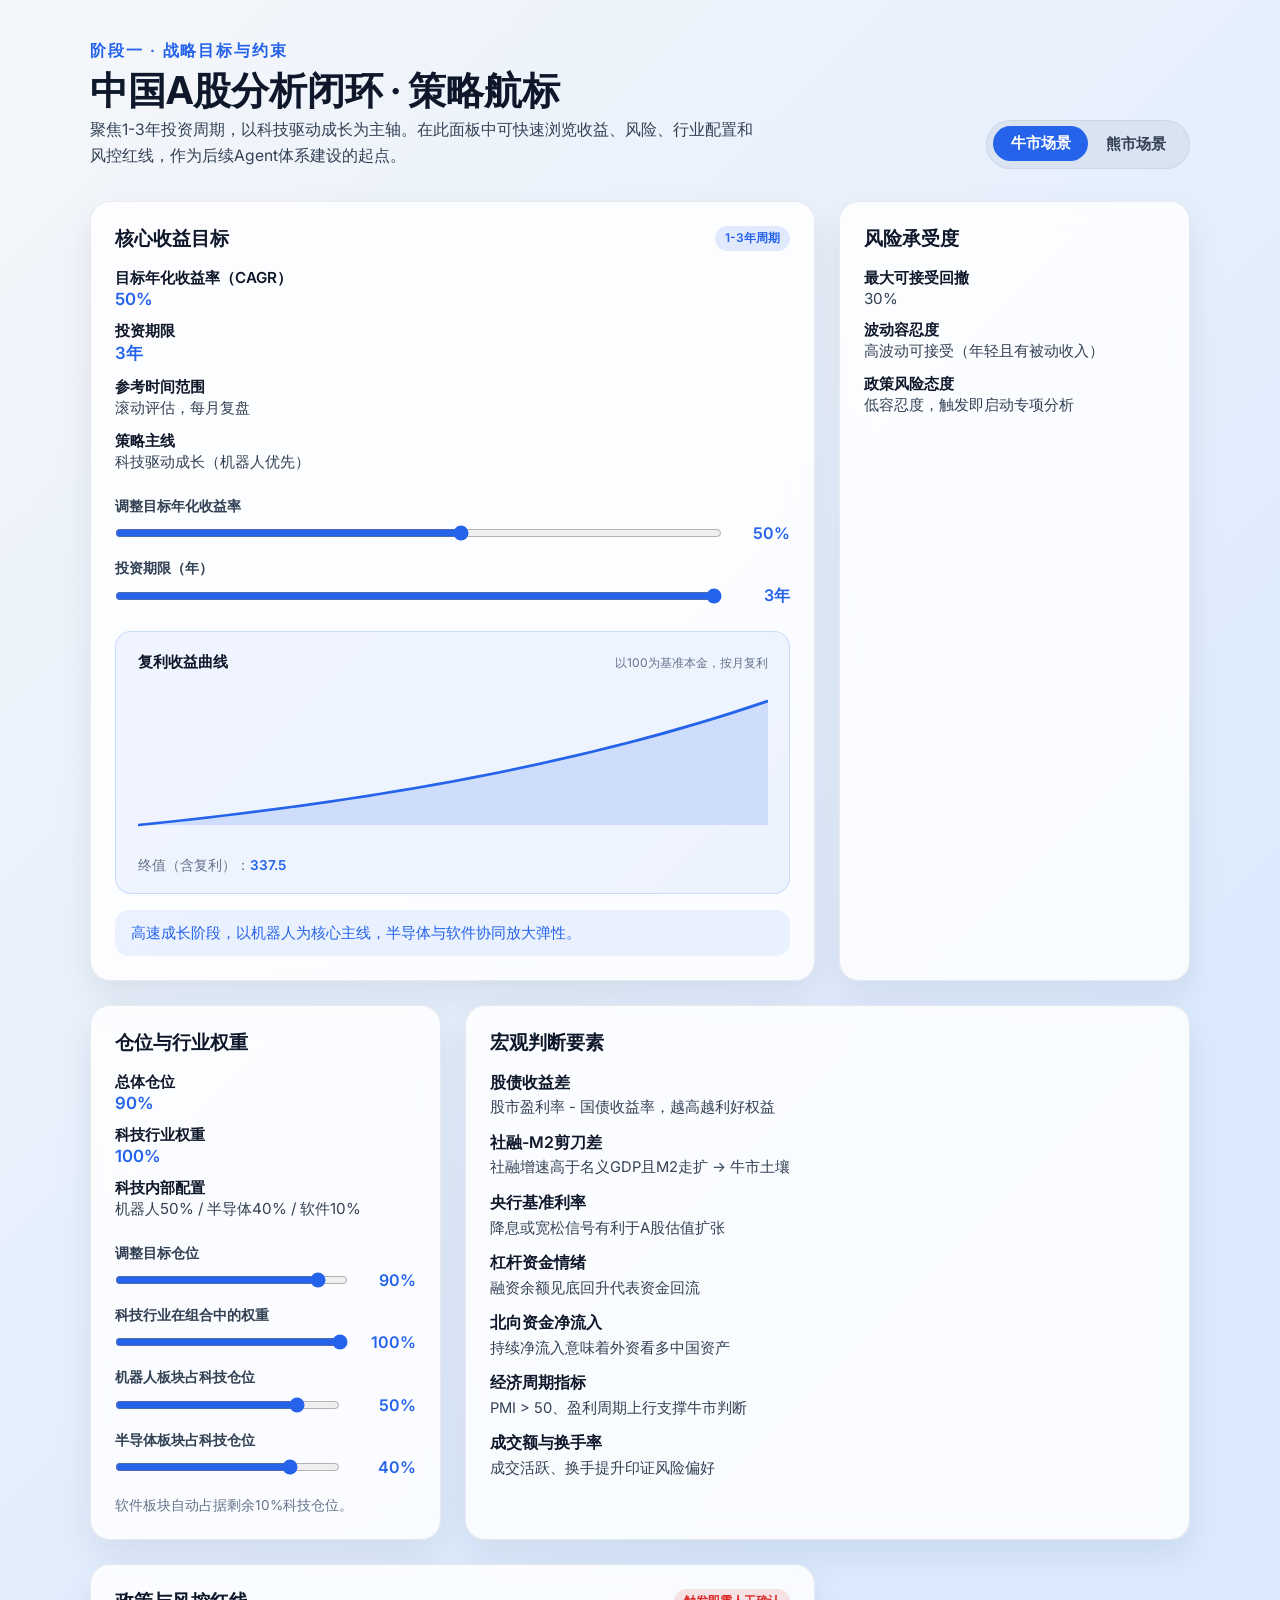
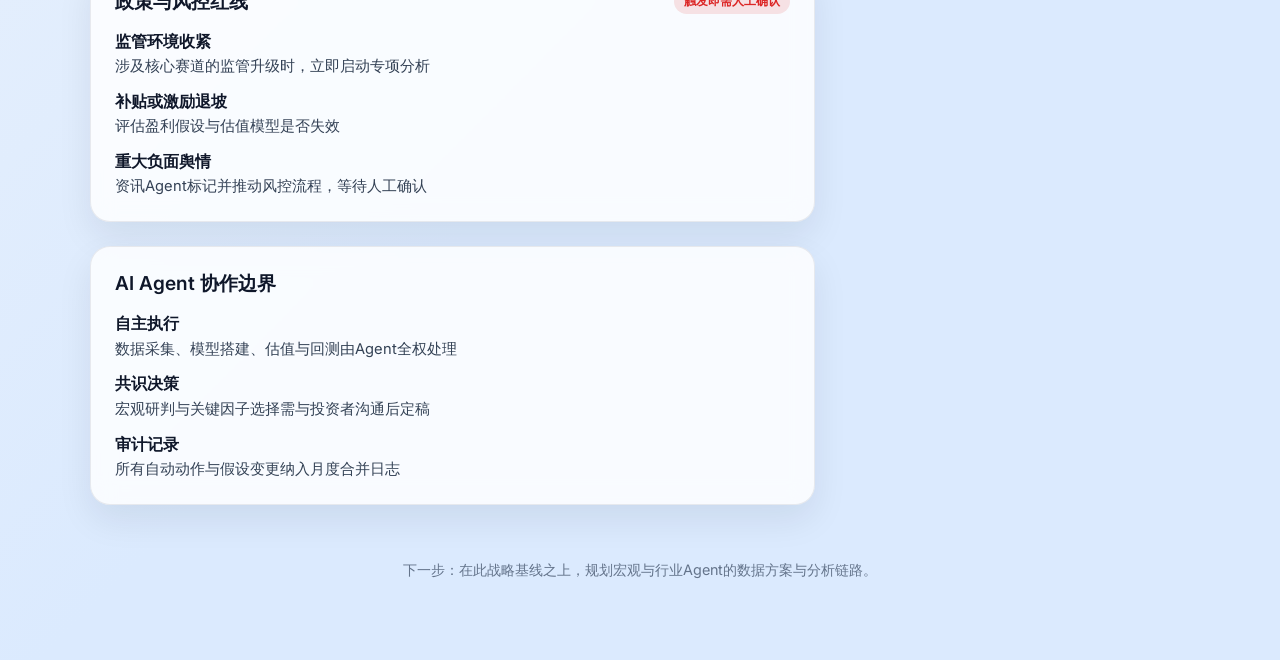
<file: index.html>
<!DOCTYPE html>
<html lang="zh-CN">
  <head>
    <meta charset="UTF-8" />
    <meta name="viewport" content="width=device-width, initial-scale=1.0" />
    <title>中国A股策略目标面板</title>
    <link rel="preconnect" href="https://fonts.googleapis.com" />
    <link rel="preconnect" href="https://fonts.gstatic.com" crossorigin />
    <link
      href="https://fonts.googleapis.com/css2?family=Inter:wght@400;500;600;700&display=swap"
      rel="stylesheet"
    />
    <link rel="stylesheet" href="styles/main.css" />
  </head>
  <body>
    <main class="layout">
      <header class="hero">
        <div>
          <p class="eyebrow">阶段一 · 战略目标与约束</p>
          <h1>中国A股分析闭环 · 策略航标</h1>
          <p class="subtitle">
            聚焦1-3年投资周期，以科技驱动成长为主轴。在此面板中可快速浏览收益、风险、行业配置和风控红线，作为后续Agent体系建设的起点。
          </p>
        </div>
        <div class="scenario-switcher" role="group" aria-label="市场情景切换">
          <button class="scenario-button is-active" data-scenario="bull">
            牛市场景
          </button>
          <button class="scenario-button" data-scenario="bear">熊市场景</button>
        </div>
      </header>

      <section class="grid">
        <article class="card span-2" id="objectives-card">
          <header class="card__header">
            <h2>核心收益目标</h2>
            <span class="tag">1-3年周期</span>
          </header>
          <div class="card__body">
            <dl class="metric-list">
              <div class="metric">
                <dt>目标年化收益率（CAGR）</dt>
                <dd><span id="target-cagr">50%</span></dd>
              </div>
              <div class="metric">
                <dt>投资期限</dt>
                <dd><span id="investment-duration-display">3年</span></dd>
              </div>
              <div class="metric">
                <dt>参考时间范围</dt>
                <dd>滚动评估，每月复盘</dd>
              </div>
              <div class="metric">
                <dt>策略主线</dt>
                <dd>科技驱动成长（机器人优先）</dd>
              </div>
            </dl>
            <form class="tuning-form" aria-label="调整核心收益目标">
              <div class="tuning-control">
                <label for="cagr-slider">调整目标年化收益率</label>
                <div class="tuning-control__input">
                  <input
                    type="range"
                    id="cagr-slider"
                    name="cagr-slider"
                    min="10"
                    max="80"
                    step="5"
                    value="50"
                  />
                  <output id="cagr-slider-output" for="cagr-slider">50%</output>
                </div>
              </div>
              <div class="tuning-control">
                <label for="duration-slider">投资期限（年）</label>
                <div class="tuning-control__input">
                  <input
                    type="range"
                    id="duration-slider"
                    name="duration-slider"
                    min="1"
                    max="3"
                    step="1"
                    value="3"
                  />
                  <output id="duration-slider-output" for="duration-slider">3年</output>
                </div>
              </div>
            </form>
            <section class="growth-visual" aria-labelledby="growth-chart-title">
              <header class="growth-visual__header">
                <p class="growth-visual__title" id="growth-chart-title">复利收益曲线</p>
                <p class="growth-visual__subtitle">以100为基准本金，按月复利</p>
              </header>
              <svg
                class="growth-chart"
                id="growth-chart"
                viewBox="0 0 280 160"
                role="img"
                aria-describedby="growth-chart-caption"
                preserveAspectRatio="none"
              >
                <path class="growth-chart__area" data-role="area" d="" />
                <path class="growth-chart__line" data-role="line" d="" />
              </svg>
              <p class="growth-visual__footer" id="growth-chart-caption">
                终值（含复利）：<span id="growth-end-value">100</span>
              </p>
            </section>
          </div>
        </article>

        <article class="card">
          <header class="card__header">
            <h2>风险承受度</h2>
          </header>
          <div class="card__body">
            <dl class="metric-list">
              <div class="metric">
                <dt>最大可接受回撤</dt>
                <dd>30%</dd>
              </div>
              <div class="metric">
                <dt>波动容忍度</dt>
                <dd>高波动可接受（年轻且有被动收入）</dd>
              </div>
              <div class="metric">
                <dt>政策风险态度</dt>
                <dd>低容忍度，触发即启动专项分析</dd>
              </div>
            </dl>
          </div>
        </article>

        <article class="card" id="allocation-card">
          <header class="card__header">
            <h2>仓位与行业权重</h2>
          </header>
          <div class="card__body">
            <dl class="metric-list">
              <div class="metric">
                <dt>总体仓位</dt>
                <dd><span id="target-exposure">90%</span></dd>
              </div>
              <div class="metric">
                <dt>科技行业权重</dt>
                <dd><span id="tech-allocation">100%</span></dd>
              </div>
              <div class="metric">
                <dt>科技内部配置</dt>
                <dd id="tech-breakdown">机器人50% / 半导体40% / 软件10%</dd>
              </div>
            </dl>
            <form class="tuning-form" aria-label="调整仓位与行业配置">
              <div class="tuning-control">
                <label for="exposure-slider">调整目标仓位</label>
                <div class="tuning-control__input">
                  <input
                    type="range"
                    id="exposure-slider"
                    name="exposure-slider"
                    min="0"
                    max="100"
                    step="5"
                    value="90"
                  />
                  <output id="exposure-slider-output" for="exposure-slider">90%</output>
                </div>
              </div>
              <div class="tuning-control">
                <label for="tech-weight-slider">科技行业在组合中的权重</label>
                <div class="tuning-control__input">
                  <input
                    type="range"
                    id="tech-weight-slider"
                    name="tech-weight-slider"
                    min="0"
                    max="100"
                    step="5"
                    value="100"
                  />
                  <output id="tech-weight-output" for="tech-weight-slider">100%</output>
                </div>
              </div>
              <div class="tuning-control">
                <label for="robotics-slider">机器人板块占科技仓位</label>
                <div class="tuning-control__input tuning-control__input--split">
                  <input
                    type="range"
                    id="robotics-slider"
                    name="robotics-slider"
                    min="0"
                    max="100"
                    step="5"
                    value="50"
                  />
                  <output id="robotics-output" for="robotics-slider">50%</output>
                </div>
              </div>
              <div class="tuning-control">
                <label for="semiconductor-slider">半导体板块占科技仓位</label>
                <div class="tuning-control__input tuning-control__input--split">
                  <input
                    type="range"
                    id="semiconductor-slider"
                    name="semiconductor-slider"
                    min="0"
                    max="50"
                    step="5"
                    value="40"
                  />
                  <output id="semiconductor-output" for="semiconductor-slider">40%</output>
                </div>
              </div>
              <p class="tuning-note">
                软件板块自动占据剩余<span id="software-output">10%</span>科技仓位。
              </p>
            </form>
          </div>
        </article>

        <article class="card span-2">
          <header class="card__header">
            <h2>宏观判断要素</h2>
          </header>
          <div class="card__body">
            <ul class="signal-list">
              <li>
                <span class="signal__title">股债收益差</span>
                <span class="signal__desc">股市盈利率 - 国债收益率，越高越利好权益</span>
              </li>
              <li>
                <span class="signal__title">社融-M2剪刀差</span>
                <span class="signal__desc">社融增速高于名义GDP且M2走扩 → 牛市土壤</span>
              </li>
              <li>
                <span class="signal__title">央行基准利率</span>
                <span class="signal__desc">降息或宽松信号有利于A股估值扩张</span>
              </li>
              <li>
                <span class="signal__title">杠杆资金情绪</span>
                <span class="signal__desc">融资余额见底回升代表资金回流</span>
              </li>
              <li>
                <span class="signal__title">北向资金净流入</span>
                <span class="signal__desc">持续净流入意味着外资看多中国资产</span>
              </li>
              <li>
                <span class="signal__title">经济周期指标</span>
                <span class="signal__desc">PMI > 50、盈利周期上行支撑牛市判断</span>
              </li>
              <li>
                <span class="signal__title">成交额与换手率</span>
                <span class="signal__desc">成交活跃、换手提升印证风险偏好</span>
              </li>
            </ul>
          </div>
        </article>

        <article class="card span-2">
          <header class="card__header">
            <h2>政策与风控红线</h2>
            <span class="tag tag--alert">触发即需人工确认</span>
          </header>
          <div class="card__body">
            <ul class="signal-list">
              <li>
                <span class="signal__title">监管环境收紧</span>
                <span class="signal__desc">涉及核心赛道的监管升级时，立即启动专项分析</span>
              </li>
              <li>
                <span class="signal__title">补贴或激励退坡</span>
                <span class="signal__desc">评估盈利假设与估值模型是否失效</span>
              </li>
              <li>
                <span class="signal__title">重大负面舆情</span>
                <span class="signal__desc">资讯Agent标记并推动风控流程，等待人工确认</span>
              </li>
            </ul>
          </div>
        </article>

        <article class="card span-2">
          <header class="card__header">
            <h2>AI Agent 协作边界</h2>
          </header>
          <div class="card__body">
            <ul class="signal-list">
              <li>
                <span class="signal__title">自主执行</span>
                <span class="signal__desc">数据采集、模型搭建、估值与回测由Agent全权处理</span>
              </li>
              <li>
                <span class="signal__title">共识决策</span>
                <span class="signal__desc">宏观研判与关键因子选择需与投资者沟通后定稿</span>
              </li>
              <li>
                <span class="signal__title">审计记录</span>
                <span class="signal__desc">所有自动动作与假设变更纳入月度合并日志</span>
              </li>
            </ul>
          </div>
        </article>
      </section>

      <footer class="footer">
        <p>
          下一步：在此战略基线之上，规划宏观与行业Agent的数据方案与分析链路。
        </p>
      </footer>
    </main>

    <script src="scripts/app.js" defer></script>
  </body>
</html>
</file>
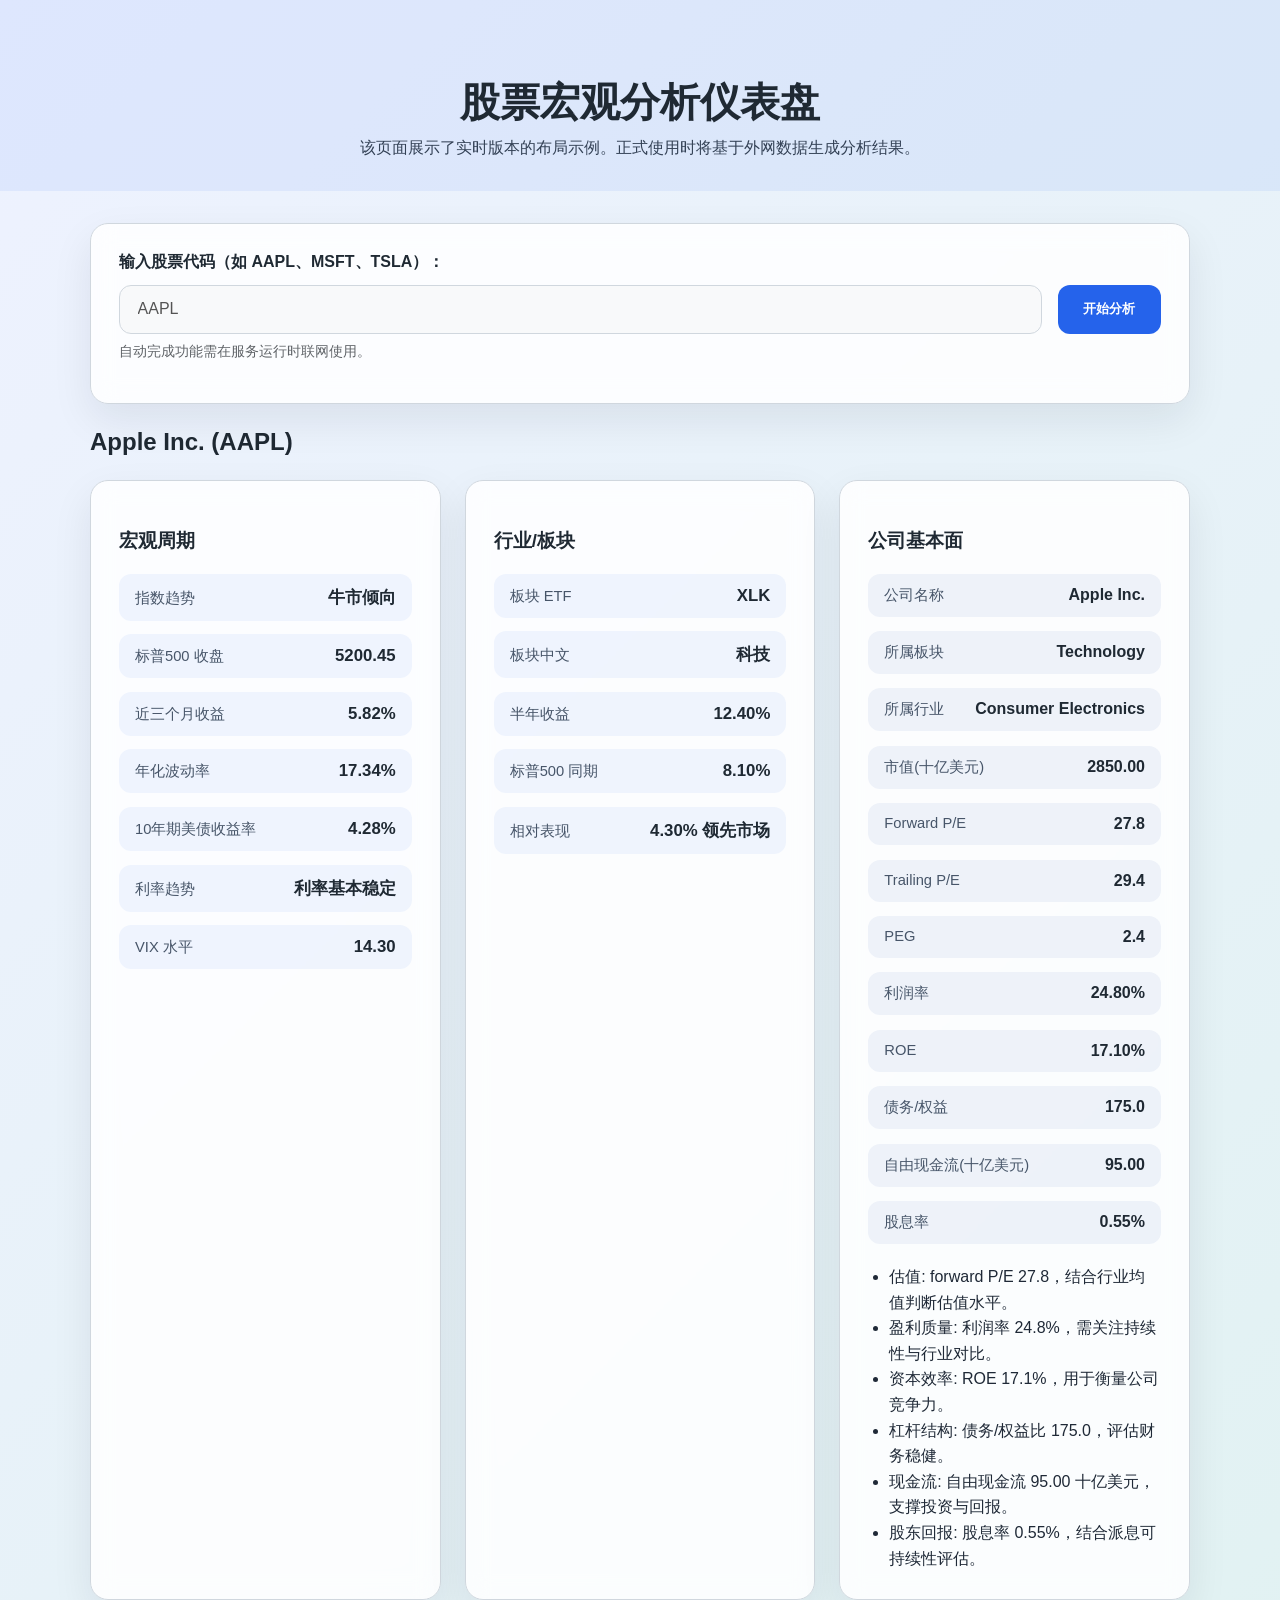
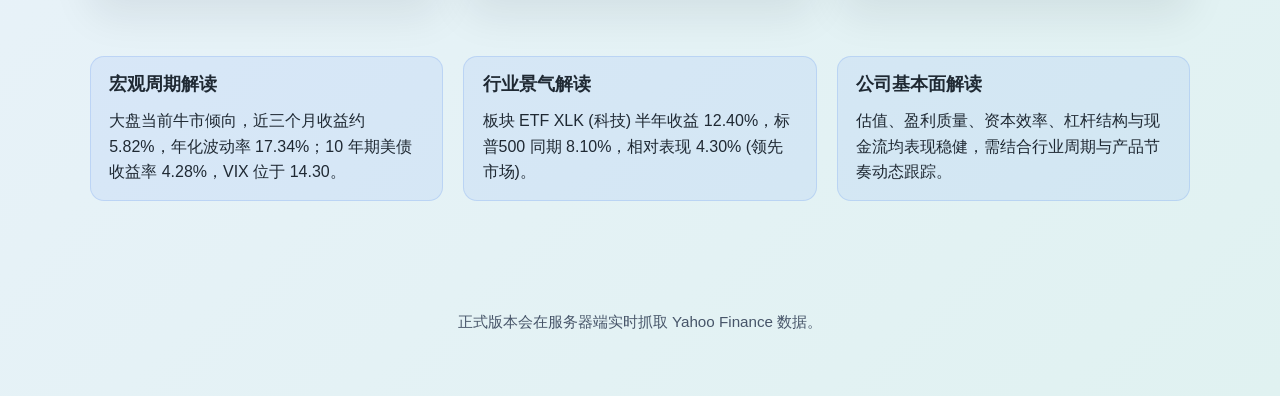
<file: preview.html>
<!DOCTYPE html>
<html lang="zh-CN">
<head>
    <meta charset="UTF-8">
    <meta name="viewport" content="width=device-width, initial-scale=1.0">
    <title>股票宏观分析仪表盘 - 预览</title>
    <link rel="stylesheet" href="static/styles.css">
</head>
<body>
    <header class="hero">
        <h1>股票宏观分析仪表盘</h1>
        <p>该页面展示了实时版本的布局示例。正式使用时将基于外网数据生成分析结果。</p>
    </header>

    <main class="container">
        <section class="card">
            <form class="ticker-form">
                <label for="ticker">输入股票代码（如 AAPL、MSFT、TSLA）：</label>
                <div class="form-row">
                    <input type="text" id="ticker" name="ticker" value="AAPL" disabled>
                    <button type="button" disabled>开始分析</button>
                </div>
                <datalist id="ticker-suggestions"></datalist>
                <p class="helper">自动完成功能需在服务运行时联网使用。</p>
            </form>
        </section>

        <section class="analysis">
            <header>
                <h2>Apple Inc. (AAPL)</h2>
            </header>
            <div class="grid">
                <div class="card">
                    <h3>宏观周期</h3>
                    <ul class="metric-list">
                        <li><span>指数趋势</span><strong>牛市倾向</strong></li>
                        <li><span>标普500 收盘</span><strong>5200.45</strong></li>
                        <li><span>近三个月收益</span><strong>5.82%</strong></li>
                        <li><span>年化波动率</span><strong>17.34%</strong></li>
                        <li><span>10年期美债收益率</span><strong>4.28%</strong></li>
                        <li><span>利率趋势</span><strong>利率基本稳定</strong></li>
                        <li><span>VIX 水平</span><strong>14.30</strong></li>
                    </ul>
                </div>
                <div class="card">
                    <h3>行业/板块</h3>
                    <ul class="metric-list">
                        <li><span>板块 ETF</span><strong>XLK</strong></li>
                        <li><span>板块中文</span><strong>科技</strong></li>
                        <li><span>半年收益</span><strong>12.40%</strong></li>
                        <li><span>标普500 同期</span><strong>8.10%</strong></li>
                        <li><span>相对表现</span><strong>4.30% 领先市场</strong></li>
                    </ul>
                </div>
                <div class="card">
                    <h3>公司基本面</h3>
                    <ul class="fundamental-grid">
                        <li><span>公司名称</span><strong>Apple Inc.</strong></li>
                        <li><span>所属板块</span><strong>Technology</strong></li>
                        <li><span>所属行业</span><strong>Consumer Electronics</strong></li>
                        <li><span>市值(十亿美元)</span><strong>2850.00</strong></li>
                        <li><span>Forward P/E</span><strong>27.8</strong></li>
                        <li><span>Trailing P/E</span><strong>29.4</strong></li>
                        <li><span>PEG</span><strong>2.4</strong></li>
                        <li><span>利润率</span><strong>24.80%</strong></li>
                        <li><span>ROE</span><strong>17.10%</strong></li>
                        <li><span>债务/权益</span><strong>175.0</strong></li>
                        <li><span>自由现金流(十亿美元)</span><strong>95.00</strong></li>
                        <li><span>股息率</span><strong>0.55%</strong></li>
                    </ul>
                    <div class="qualitative">
                        <ul>
                            <li>估值: forward P/E 27.8，结合行业均值判断估值水平。</li>
                            <li>盈利质量: 利润率 24.8%，需关注持续性与行业对比。</li>
                            <li>资本效率: ROE 17.1%，用于衡量公司竞争力。</li>
                            <li>杠杆结构: 债务/权益比 175.0，评估财务稳健。</li>
                            <li>现金流: 自由现金流 95.00 十亿美元，支撑投资与回报。</li>
                            <li>股东回报: 股息率 0.55%，结合派息可持续性评估。</li>
                        </ul>
                    </div>
                </div>
            </div>
            <div class="commentary">
                <div class="commentary-card">
                    <h3>宏观周期解读</h3>
                    <p>大盘当前牛市倾向，近三个月收益约 5.82%，年化波动率 17.34%；10 年期美债收益率 4.28%，VIX 位于 14.30。</p>
                </div>
                <div class="commentary-card">
                    <h3>行业景气解读</h3>
                    <p>板块 ETF XLK (科技) 半年收益 12.40%，标普500 同期 8.10%，相对表现 4.30% (领先市场)。</p>
                </div>
                <div class="commentary-card">
                    <h3>公司基本面解读</h3>
                    <p>估值、盈利质量、资本效率、杠杆结构与现金流均表现稳健，需结合行业周期与产品节奏动态跟踪。</p>
                </div>
            </div>
        </section>
    </main>

    <footer>
        <p>正式版本会在服务器端实时抓取 Yahoo Finance 数据。</p>
    </footer>
</body>
</html>
</file>
<file: styles/main.css>
:root {
  color-scheme: light dark;
  --bg: #f5f7fa;
  --bg-dark: #111827;
  --card: rgba(255, 255, 255, 0.82);
  --card-dark: rgba(17, 24, 39, 0.82);
  --border: rgba(15, 23, 42, 0.08);
  --border-dark: rgba(148, 163, 184, 0.2);
  --text: #0f172a;
  --text-secondary: #334155;
  --text-muted: #64748b;
  --accent: #2563eb;
  --accent-muted: rgba(37, 99, 235, 0.12);
  --alert: #dc2626;
  --shadow: 0 15px 35px rgba(15, 23, 42, 0.08);
  font-family: 'Inter', system-ui, -apple-system, BlinkMacSystemFont, 'PingFang SC',
    'Microsoft YaHei', sans-serif;
}

* {
  box-sizing: border-box;
  margin: 0;
  padding: 0;
}

body {
  min-height: 100vh;
  background: linear-gradient(135deg, var(--bg), #dbeafe 65%);
  color: var(--text);
  display: flex;
  justify-content: center;
  padding: 2.5rem 1.5rem 3.5rem;
}

body.dark {
  background: linear-gradient(135deg, #020617, #0f172a 70%);
  color: #e2e8f0;
}

.layout {
  max-width: 1100px;
  width: 100%;
  display: flex;
  flex-direction: column;
  gap: 2rem;
}

.hero {
  display: flex;
  flex-wrap: wrap;
  justify-content: space-between;
  align-items: flex-end;
  gap: 1.5rem;
}

.hero h1 {
  font-size: clamp(1.75rem, 4vw, 2.4rem);
  font-weight: 700;
  color: var(--text);
}

.eyebrow {
  font-weight: 600;
  text-transform: uppercase;
  letter-spacing: 0.12em;
  color: var(--accent);
  margin-bottom: 0.25rem;
}

.subtitle {
  max-width: 42rem;
  color: var(--text-secondary);
  line-height: 1.65;
  font-size: 0.98rem;
}

.grid {
  display: grid;
  grid-template-columns: repeat(auto-fit, minmax(260px, 1fr));
  gap: 1.5rem;
}

.card {
  position: relative;
  border-radius: 20px;
  padding: 1.5rem;
  background: var(--card);
  border: 1px solid var(--border);
  box-shadow: var(--shadow);
  backdrop-filter: blur(12px);
  transition: transform 0.25s ease, box-shadow 0.25s ease;
}

body.dark .card {
  background: var(--card-dark);
  border-color: var(--border-dark);
  box-shadow: 0 20px 45px rgba(2, 6, 23, 0.6);
}

.card:hover {
  transform: translateY(-4px);
  box-shadow: 0 18px 38px rgba(15, 23, 42, 0.14);
}

.card__header {
  display: flex;
  align-items: center;
  justify-content: space-between;
  margin-bottom: 1rem;
}

.card__header h2 {
  font-size: 1.2rem;
  font-weight: 600;
}

.tag {
  padding: 0.25rem 0.65rem;
  border-radius: 999px;
  background: var(--accent-muted);
  color: var(--accent);
  font-size: 0.75rem;
  font-weight: 600;
}

.tag--alert {
  background: rgba(220, 38, 38, 0.12);
  color: var(--alert);
}

.metric-list {
  display: grid;
  gap: 0.75rem;
  color: var(--text-secondary);
  font-size: 0.95rem;
}

.metric dt {
  font-weight: 600;
  color: var(--text);
}

.metric dd {
  margin-left: 0;
  color: var(--text-secondary);
}

.metric span {
  font-size: 1.05rem;
  font-weight: 600;
  color: var(--accent);
}

.tuning-form {
  margin-top: 1.5rem;
  display: grid;
  gap: 1rem;
}

.tuning-control {
  display: grid;
  gap: 0.45rem;
}

.tuning-control label {
  font-size: 0.9rem;
  font-weight: 600;
  color: var(--text-secondary);
}

.tuning-control__input {
  display: flex;
  align-items: center;
  gap: 0.75rem;
}

.tuning-control__input input[type='range'] {
  flex: 1;
  accent-color: var(--accent);
}

.tuning-control__input output {
  min-width: 3.5rem;
  text-align: right;
  font-weight: 600;
  color: var(--accent);
}

.tuning-control__input--split output {
  min-width: 4rem;
}

.tuning-note {
  margin-top: 0.25rem;
  font-size: 0.85rem;
  color: var(--text-muted);
}

.growth-visual {
  margin-top: 1.5rem;
  padding: 1.25rem 1.35rem 1.1rem;
  border-radius: 16px;
  border: 1px solid rgba(37, 99, 235, 0.18);
  background: rgba(37, 99, 235, 0.06);
  display: grid;
  gap: 0.75rem;
}

body.dark .growth-visual {
  background: rgba(59, 130, 246, 0.12);
  border-color: rgba(96, 165, 250, 0.32);
}

.growth-visual__header {
  display: flex;
  justify-content: space-between;
  align-items: baseline;
}

.growth-visual__title {
  font-size: 0.95rem;
  font-weight: 600;
  color: var(--text);
}

.growth-visual__subtitle {
  font-size: 0.75rem;
  color: var(--text-muted);
}

.growth-chart {
  width: 100%;
  height: 160px;
}

.growth-chart__line {
  fill: none;
  stroke: var(--accent);
  stroke-width: 2.5;
  stroke-linecap: round;
  stroke-linejoin: round;
}

.growth-chart__area {
  fill: rgba(37, 99, 235, 0.16);
  stroke: none;
}

body.dark .growth-chart__area {
  fill: rgba(96, 165, 250, 0.24);
}

.growth-visual__footer {
  font-size: 0.85rem;
  color: var(--text-muted);
}

.growth-visual__footer span {
  font-weight: 600;
  color: var(--accent);
}

.scenario-description {
  margin-top: 1rem;
  padding: 0.75rem 1rem;
  border-radius: 14px;
  background: rgba(37, 99, 235, 0.08);
  color: var(--accent);
  font-size: 0.93rem;
  line-height: 1.5;
}

.signal-list {
  display: grid;
  gap: 0.85rem;
  list-style: none;
  color: var(--text-secondary);
}

.signal__title {
  display: block;
  font-weight: 600;
  color: var(--text);
  margin-bottom: 0.15rem;
}

.signal__desc {
  font-size: 0.92rem;
  line-height: 1.5;
}

.scenario-switcher {
  display: inline-flex;
  padding: 0.35rem;
  border-radius: 999px;
  background: rgba(148, 163, 184, 0.16);
  backdrop-filter: blur(8px);
  border: 1px solid rgba(148, 163, 184, 0.2);
}

.scenario-button {
  appearance: none;
  border: none;
  background: transparent;
  color: var(--text-secondary);
  font-weight: 600;
  padding: 0.45rem 1.1rem;
  border-radius: 999px;
  font-size: 0.95rem;
  cursor: pointer;
  transition: background 0.2s ease, color 0.2s ease, transform 0.2s ease;
}

.scenario-button.is-active {
  background: var(--accent);
  color: #fff;
  transform: translateY(-1px);
}

.footer {
  text-align: center;
  color: var(--text-muted);
  font-size: 0.9rem;
  padding: 1.5rem 0;
}

.span-2 {
  grid-column: span 2;
}

@media (max-width: 768px) {
  body {
    padding: 1.5rem 1rem 2.5rem;
  }

  .span-2 {
    grid-column: span 1;
  }
}

@media (prefers-color-scheme: dark) {
  :root {
    --bg: #020617;
    --card: rgba(15, 23, 42, 0.72);
    --text: #e2e8f0;
    --text-secondary: #cbd5f5;
    --border: rgba(51, 65, 85, 0.35);
    --text-muted: #94a3b8;
  }
}
</file>
<file: static/styles.css>
:root {
    color-scheme: light dark;
    --bg: #f4f6fb;
    --card-bg: rgba(255, 255, 255, 0.85);
    --text: #1f2933;
    --accent: #2563eb;
    --border: #d0d7de;
    --shadow: 0 16px 40px rgba(15, 23, 42, 0.08);
    font-family: 'Segoe UI', 'PingFang SC', 'Microsoft YaHei', sans-serif;
}

body {
    margin: 0;
    background: linear-gradient(135deg, #eef2ff, #e0f2f1);
    color: var(--text);
}

.hero {
    text-align: center;
    padding: 3rem 1rem 2rem;
    background: rgba(37, 99, 235, 0.08);
}

.hero h1 {
    margin-bottom: 0.5rem;
    font-size: 2.5rem;
}

.hero p {
    color: #334155;
    max-width: 680px;
    margin: 0 auto;
}

.container {
    max-width: 1100px;
    margin: 0 auto;
    padding: 2rem 1rem 4rem;
}

.card {
    background: var(--card-bg);
    border: 1px solid var(--border);
    border-radius: 18px;
    padding: 1.75rem;
    box-shadow: var(--shadow);
    backdrop-filter: blur(12px);
    margin-bottom: 1.5rem;
}

.ticker-form label {
    font-weight: 600;
    display: block;
    margin-bottom: 0.75rem;
}

.form-row {
    display: flex;
    gap: 1rem;
    flex-wrap: wrap;
}

.form-row input {
    flex: 1 1 260px;
    padding: 0.9rem 1.1rem;
    border-radius: 12px;
    border: 1px solid var(--border);
    font-size: 1rem;
}

.form-row button {
    background: var(--accent);
    color: white;
    border: none;
    padding: 0.9rem 1.6rem;
    border-radius: 12px;
    font-weight: 600;
    cursor: pointer;
    transition: transform 0.2s ease, box-shadow 0.2s ease;
}

.form-row button:hover {
    transform: translateY(-1px);
    box-shadow: 0 10px 24px rgba(37, 99, 235, 0.2);
}

.helper {
    margin-top: 0.5rem;
    font-size: 0.9rem;
    color: #5f6368;
}

.helper.error {
    color: #d93025;
}

.alert {
    margin-top: 1rem;
    padding: 0.85rem 1rem;
    border-radius: 12px;
    font-weight: 500;
}

.alert-error {
    background: rgba(220, 38, 38, 0.1);
    color: #b91c1c;
    border: 1px solid rgba(220, 38, 38, 0.25);
}

.analysis header {
    margin-bottom: 1.5rem;
}

.grid {
    display: grid;
    grid-template-columns: repeat(auto-fit, minmax(280px, 1fr));
    gap: 1.5rem;
}

.metric-list {
    list-style: none;
    padding: 0;
    margin: 1.25rem 0 0;
    display: grid;
    gap: 0.85rem;
}

.metric-list li {
    display: flex;
    justify-content: space-between;
    align-items: baseline;
    background: rgba(37, 99, 235, 0.06);
    padding: 0.75rem 1rem;
    border-radius: 12px;
}

.metric-list span {
    color: #475569;
    font-size: 0.92rem;
}

.metric-list strong {
    font-size: 1.05rem;
}

.fundamental-grid {
    list-style: none;
    padding: 0;
    margin: 1.25rem 0 0;
    display: grid;
    gap: 0.9rem;
}

.fundamental-grid li {
    display: flex;
    justify-content: space-between;
    background: rgba(30, 64, 175, 0.06);
    padding: 0.75rem 1rem;
    border-radius: 12px;
}

.fundamental-grid span {
    color: #475569;
    font-size: 0.92rem;
}

.qualitative ul {
    list-style: disc;
    padding-left: 1.3rem;
    margin: 1.25rem 0 0;
    color: #1f2937;
    line-height: 1.6;
}

.commentary {
    display: grid;
    grid-template-columns: repeat(auto-fit, minmax(260px, 1fr));
    gap: 1.25rem;
    margin-top: 2rem;
}

.commentary-card {
    background: rgba(37, 99, 235, 0.08);
    border-radius: 14px;
    padding: 1rem 1.2rem;
    box-shadow: inset 0 0 0 1px rgba(37, 99, 235, 0.15);
}

.commentary-card h3 {
    margin-top: 0;
    margin-bottom: 0.75rem;
    font-size: 1.1rem;
}

.commentary-card p {
    margin: 0;
    line-height: 1.6;
}

footer {
    text-align: center;
    padding: 2rem 1rem 3rem;
    color: #475569;
    font-size: 0.95rem;
}

@media (max-width: 600px) {
    .hero h1 {
        font-size: 2rem;
    }

    .card {
        padding: 1.25rem;
    }

    .commentary {
        grid-template-columns: 1fr;
    }
}
</file>
